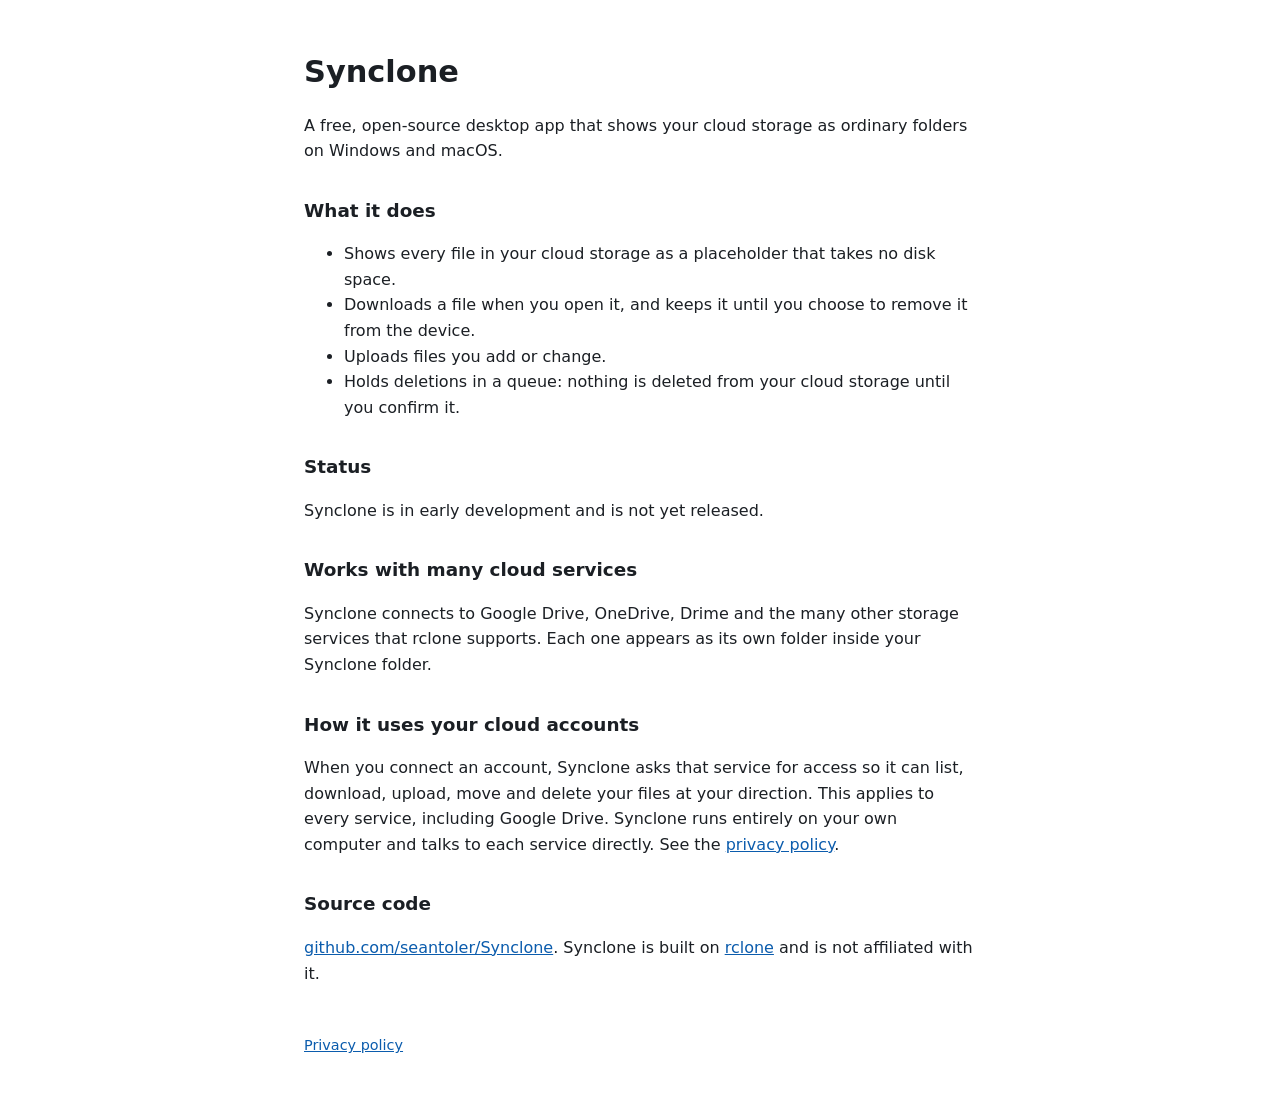
<file: docs/index.html>
<!DOCTYPE html>
<html lang="en">
<head>
<meta charset="utf-8">
<meta name="viewport" content="width=device-width, initial-scale=1">
<title>Synclone</title>
<link rel="stylesheet" href="style.css">
</head>
<body>
<h1>Synclone</h1>
<p>A free, open-source desktop app that shows your cloud storage as ordinary folders on Windows and macOS.</p>

<h2>What it does</h2>
<ul>
<li>Shows every file in your cloud storage as a placeholder that takes no disk space.</li>
<li>Downloads a file when you open it, and keeps it until you choose to remove it from the device.</li>
<li>Uploads files you add or change.</li>
<li>Holds deletions in a queue: nothing is deleted from your cloud storage until you confirm it.</li>
</ul>

<h2>Status</h2>
<p>Synclone is in early development and is not yet released.</p>

<h2>Works with many cloud services</h2>
<p>Synclone connects to Google Drive, OneDrive, Drime and the many other storage services that rclone supports. Each one appears as its own folder inside your Synclone folder.</p>

<h2>How it uses your cloud accounts</h2>
<p>When you connect an account, Synclone asks that service for access so it can list, download, upload, move and delete your files at your direction. This applies to every service, including Google Drive. Synclone runs entirely on your own computer and talks to each service directly. See the <a href="privacy.html">privacy policy</a>.</p>

<h2>Source code</h2>
<p><a href="https://github.com/seantoler/Synclone">github.com/seantoler/Synclone</a>. Synclone is built on <a href="https://rclone.org/">rclone</a> and is not affiliated with it.</p>

<footer><a href="privacy.html">Privacy policy</a></footer>
</body>
</html>
</file>
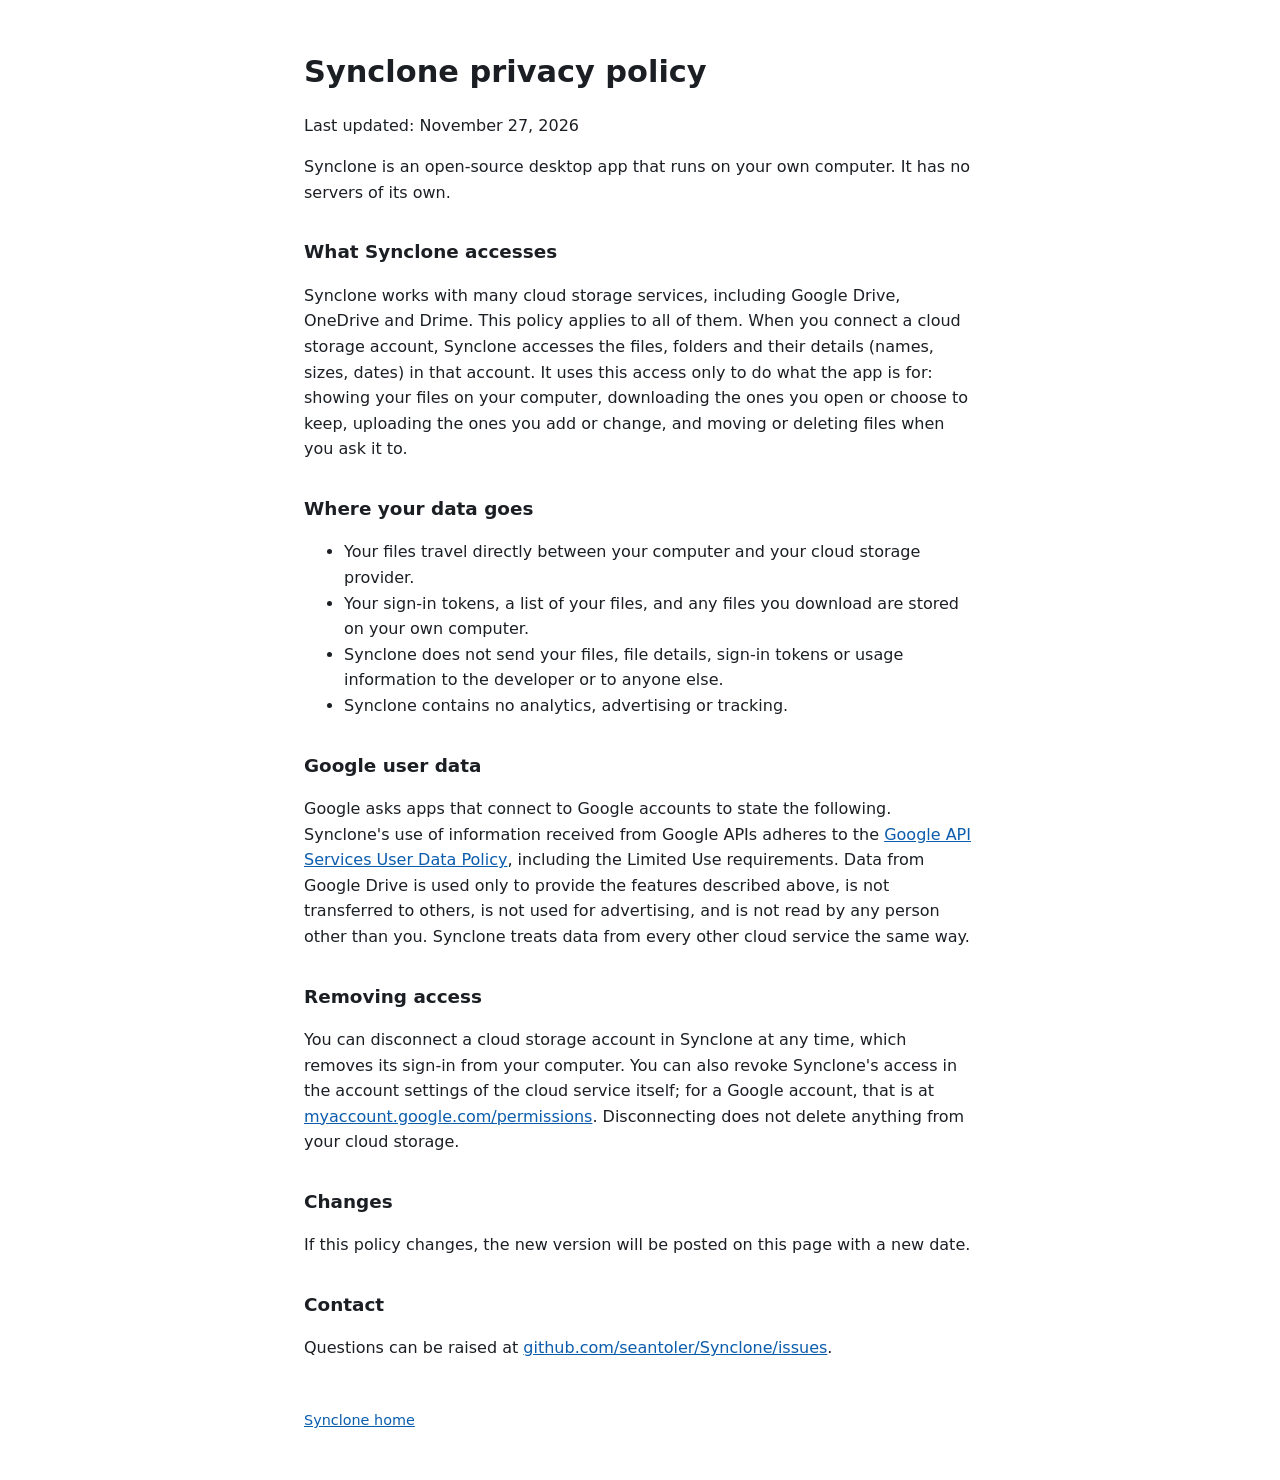
<file: docs/privacy.html>
<!DOCTYPE html>
<html lang="en">
<head>
<meta charset="utf-8">
<meta name="viewport" content="width=device-width, initial-scale=1">
<title>Synclone privacy policy</title>
<link rel="stylesheet" href="style.css">
</head>
<body>
<h1>Synclone privacy policy</h1>
<p>Last updated: November 27, 2026</p>

<p>Synclone is an open-source desktop app that runs on your own computer. It has no servers of its own.</p>

<h2>What Synclone accesses</h2>
<p>Synclone works with many cloud storage services, including Google Drive, OneDrive and Drime. This policy applies to all of them. When you connect a cloud storage account, Synclone accesses the files, folders and their details (names, sizes, dates) in that account. It uses this access only to do what the app is for: showing your files on your computer, downloading the ones you open or choose to keep, uploading the ones you add or change, and moving or deleting files when you ask it to.</p>

<h2>Where your data goes</h2>
<ul>
<li>Your files travel directly between your computer and your cloud storage provider.</li>
<li>Your sign-in tokens, a list of your files, and any files you download are stored on your own computer.</li>
<li>Synclone does not send your files, file details, sign-in tokens or usage information to the developer or to anyone else.</li>
<li>Synclone contains no analytics, advertising or tracking.</li>
</ul>

<h2>Google user data</h2>
<p>Google asks apps that connect to Google accounts to state the following. Synclone's use of information received from Google APIs adheres to the <a href="https://developers.google.com/terms/api-services-user-data-policy">Google API Services User Data Policy</a>, including the Limited Use requirements. Data from Google Drive is used only to provide the features described above, is not transferred to others, is not used for advertising, and is not read by any person other than you. Synclone treats data from every other cloud service the same way.</p>

<h2>Removing access</h2>
<p>You can disconnect a cloud storage account in Synclone at any time, which removes its sign-in from your computer. You can also revoke Synclone's access in the account settings of the cloud service itself; for a Google account, that is at <a href="https://myaccount.google.com/permissions">myaccount.google.com/permissions</a>. Disconnecting does not delete anything from your cloud storage.</p>

<h2>Changes</h2>
<p>If this policy changes, the new version will be posted on this page with a new date.</p>

<h2>Contact</h2>
<p>Questions can be raised at <a href="https://github.com/seantoler/Synclone/issues">github.com/seantoler/Synclone/issues</a>.</p>

<footer><a href="index.html">Synclone home</a></footer>
</body>
</html>
</file>
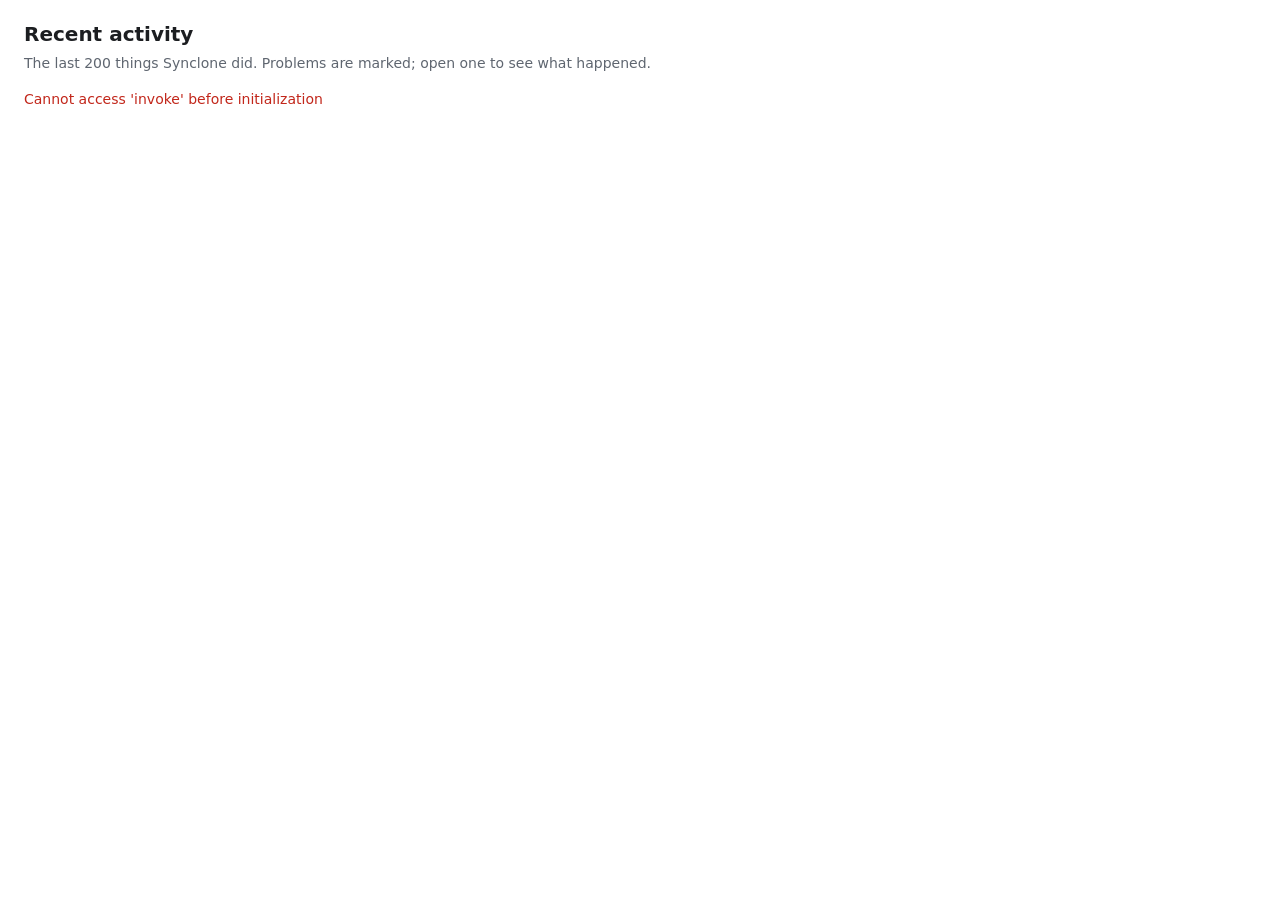
<file: crates/synclone-app/ui/activity.html>
<!doctype html>
<html lang="en">
<head>
<meta charset="utf-8">
<title>Recent activity</title>
<link rel="stylesheet" href="style.css">
</head>
<body>
<main>
  <h1>Recent activity</h1>
  <p class="lead">The last 200 things Synclone did. Problems are marked; open one to see what happened.</p>
  <div id="list"></div>
  <div id="empty" class="empty hidden">Nothing yet.</div>
  <div id="error" class="error hidden"></div>
</main>
<script src="common.js"></script>
<script>
async function load() {
  let list = [];
  try {
    list = await rpc('activity', { limit: 200 });
  } catch (e) {
    $('error').textContent = errorText(e);
    show('error', true);
    return;
  }
  $('list').replaceChildren(
    ...list.map((a) => {
      const line = `${when(a.at)} — ${a.message}`;
      if (a.is_error) {
        const detail = [a.path ? `File: ${a.path}` : '', `What: ${a.kind}`, a.message].filter(Boolean).join('\n');
        return el('details', {}, el('summary', { class: 'error', text: line }), el('pre', { class: 'muted', text: detail }));
      }
      return el('div', { class: 'row', text: line });
    })
  );
  show('empty', list.length === 0);
}
load();
setInterval(load, 5000);
</script>
</body>
</html>
</file>
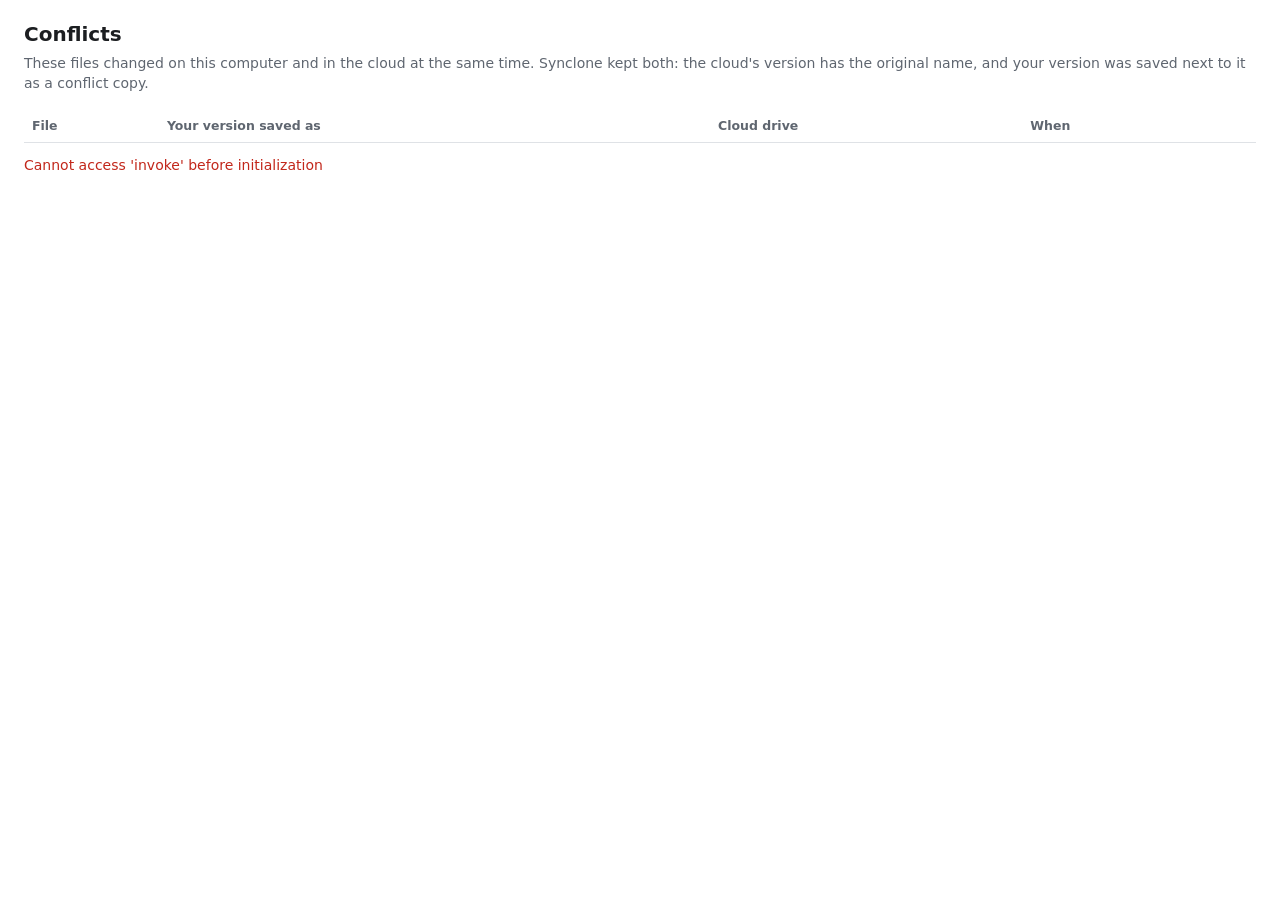
<file: crates/synclone-app/ui/conflicts.html>
<!doctype html>
<html lang="en">
<head>
<meta charset="utf-8">
<title>Conflicts</title>
<link rel="stylesheet" href="style.css">
</head>
<body>
<main>
  <h1>Conflicts</h1>
  <p class="lead">These files changed on this computer and in the cloud at the same time. Synclone kept both: the
    cloud's version has the original name, and your version was saved next to it as a conflict copy.</p>
  <table>
    <thead><tr><th>File</th><th>Your version saved as</th><th>Cloud drive</th><th>When</th><th></th></tr></thead>
    <tbody id="rows"></tbody>
  </table>
  <div id="empty" class="empty hidden">No conflicts.</div>
  <div id="error" class="error hidden"></div>
</main>
<script src="common.js"></script>
<script>
async function load() {
  let list = [];
  try {
    list = await rpc('conflicts.list');
  } catch (e) {
    $('error').textContent = errorText(e);
    show('error', true);
    return;
  }
  $('rows').replaceChildren(
    ...list.map((c) =>
      el('tr', {},
        el('td', { text: c.path }),
        el('td', { text: c.conflict_copy_path }),
        el('td', { text: c.drive || '' }),
        el('td', { text: when(c.detected_at) }),
        el('td', {},
          el('button', { onclick: () => invoke('reveal_path', { path: c.copy_local_path }), text: 'Show in folder' }),
          ' ',
          el('button', { onclick: async () => { await rpc('conflicts.resolve', { id: c.id }); load(); }, text: 'Done' })
        )
      )
    )
  );
  show('empty', list.length === 0);
}
load();
setInterval(load, 5000);
</script>
</body>
</html>
</file>
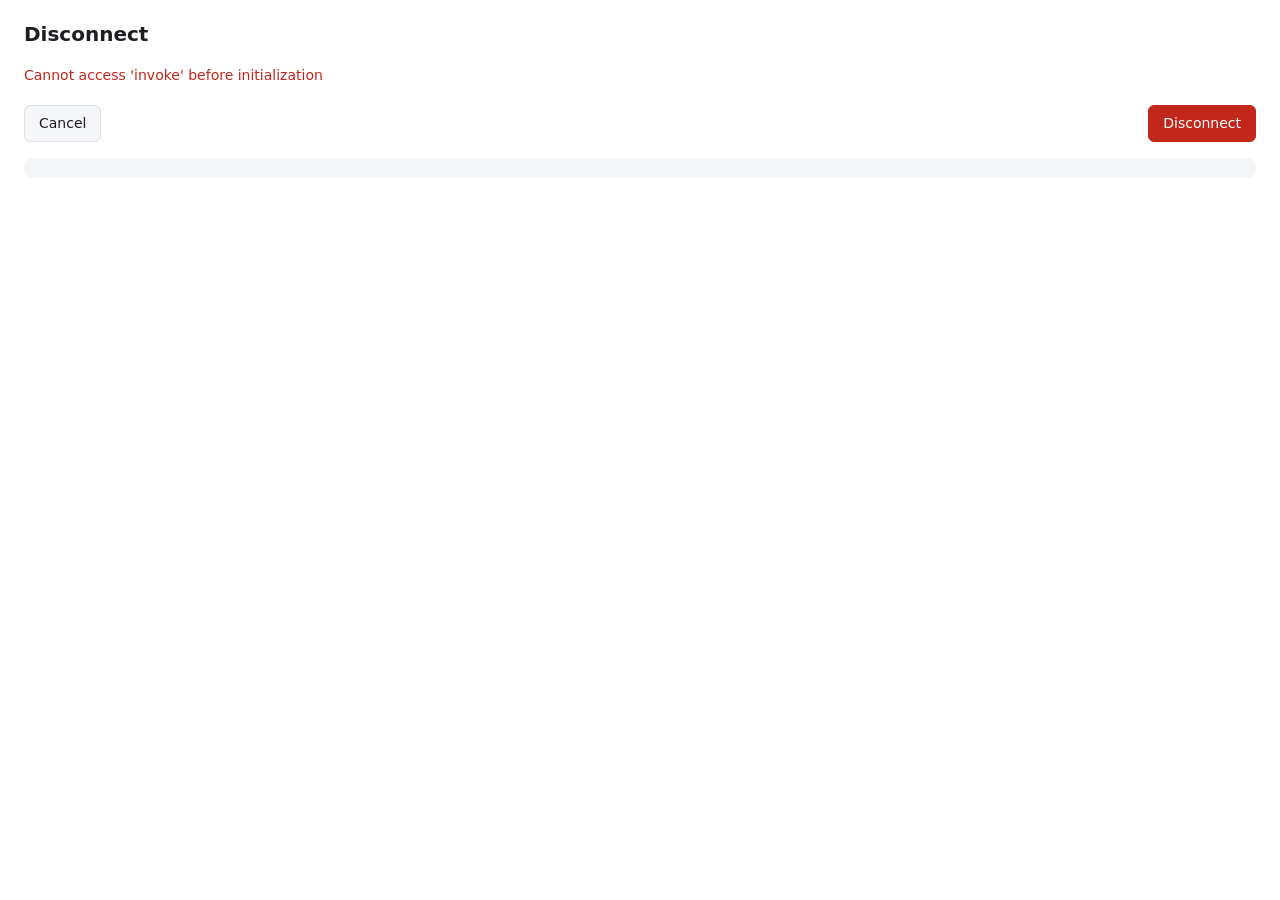
<file: crates/synclone-app/ui/disconnect.html>
<!doctype html>
<html lang="en">
<head>
<meta charset="utf-8">
<title>Disconnect</title>
<link rel="stylesheet" href="style.css">
</head>
<body>
<main>
  <h1 id="title">Disconnect</h1>
  <p id="text" class="lead"></p>
  <div id="pending" class="confirm hidden">
    <p>Some files have changes that are not uploaded yet:</p>
    <pre id="pending-list" class="muted"></pre>
    <p>Wait for them to upload, or keep them in a "Recovered" folder on this computer and disconnect now.</p>
  </div>
  <div id="error" class="error hidden"></div>
  <div class="actions">
    <button id="cancel" class="left">Cancel</button>
    <button id="recover" class="hidden">Keep them and disconnect</button>
    <button id="go" class="danger">Disconnect</button>
  </div>
  <div class="note rclone-terms" id="details"></div>
</main>
<script src="common.js"></script>
<script>
const id = Number(query('id'));
let drive = null;
async function load() {
  const drives = await rpc('drive.list');
  drive = drives.find((d) => d.id === id);
  if (!drive) {
    $('text').textContent = 'This cloud drive is not connected.';
    $('go').disabled = true;
    return;
  }
  $('title').textContent = `Disconnect ${drive.name}?`;
  $('text').textContent =
    `This removes the ${drive.name} folder from this computer. Nothing is deleted from ${drive.service}. ` +
    'You can connect it again later.';
  // Shown in the details note, where rclone terms are allowed (PLAN.md §6.4).
  $('details').textContent = `Details: rclone remote "${drive.remote}" (${drive.type}) stays in your rclone configuration.`; /* rclone-terms */
}
async function disconnect(recover) {
  show('error', false);
  try {
    const r = await rpc('drive.remove', { drive_id: id, recover });
    $('text').textContent = r.recovered
      ? `${drive.name} is disconnected. Files with unsaved changes are in ${r.recovered}.`
      : `${drive.name} is disconnected.`;
    for (const b of ['go', 'recover']) show(b, false);
    show('pending', false);
    $('cancel').textContent = 'Close';
  } catch (e) {
    const msg = errorText(e);
    const m = msg.match(/not uploaded yet: (.*?)\. Wait/);
    if (m && !recover) {
      $('pending-list').textContent = m[1].split(', ').join('\n');
      show('pending', true);
      show('recover', true);
    } else {
      $('error').textContent = msg;
      show('error', true);
    }
  }
}
$('go').onclick = () => disconnect(false);
$('recover').onclick = () => disconnect(true);
$('cancel').onclick = () => invoke('close_self');
load().catch((e) => { $('error').textContent = errorText(e); show('error', true); });
</script>
</body>
</html>
</file>
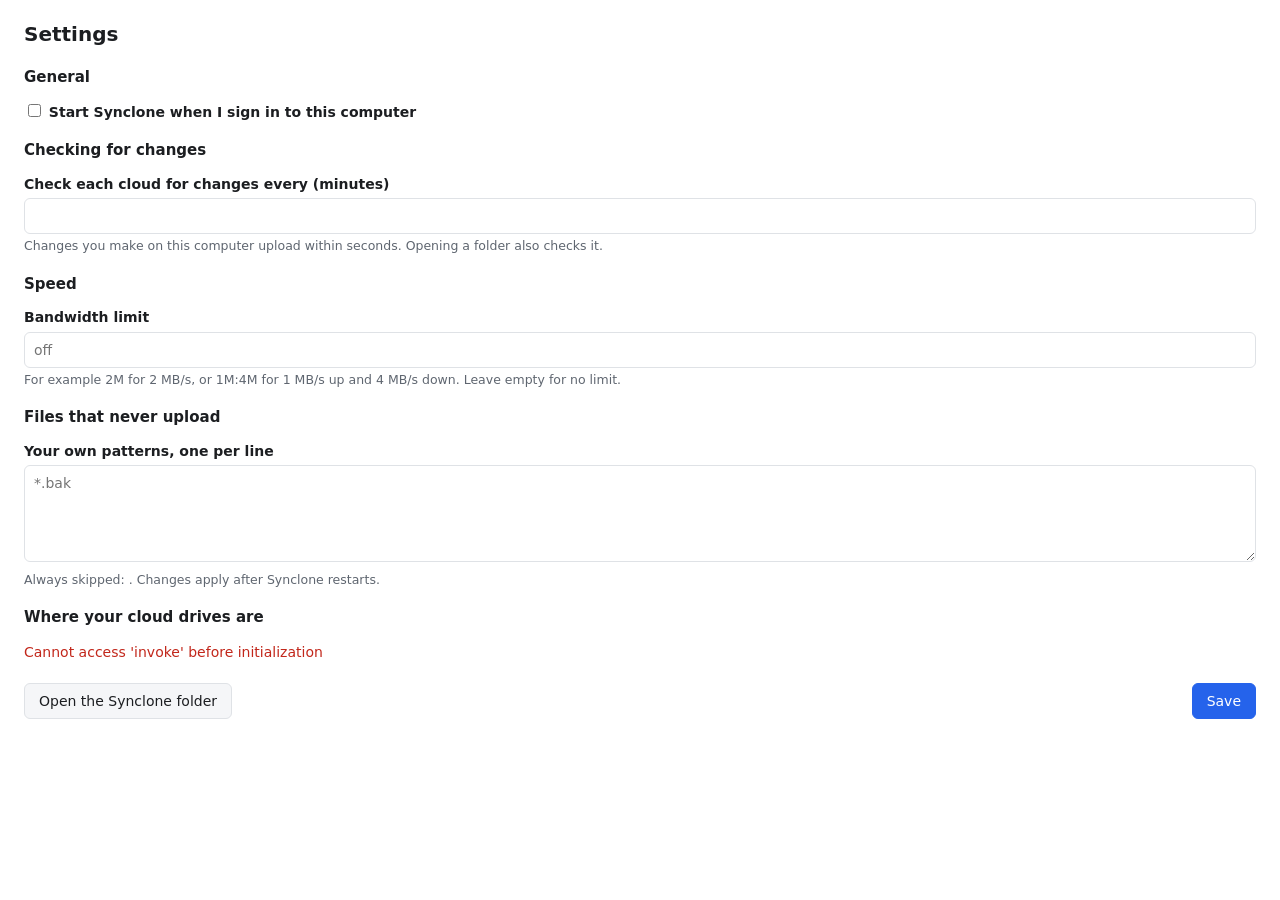
<file: crates/synclone-app/ui/settings.html>
<!doctype html>
<html lang="en">
<head>
<meta charset="utf-8">
<title>Settings</title>
<link rel="stylesheet" href="style.css">
</head>
<body>
<main>
  <h1>Settings</h1>

  <h2>General</h2>
  <label><input type="checkbox" id="autostart"> Start Synclone when I sign in to this computer</label>

  <h2>Checking for changes</h2>
  <label for="poll">Check each cloud for changes every (minutes)</label>
  <input type="number" id="poll" min="1" max="1440">
  <div class="hint">Changes you make on this computer upload within seconds. Opening a folder also checks it.</div>

  <h2>Speed</h2>
  <label for="bw">Bandwidth limit</label>
  <input type="text" id="bw" placeholder="off">
  <div class="hint">For example 2M for 2 MB/s, or 1M:4M for 1 MB/s up and 4 MB/s down. Leave empty for no limit.</div>

  <h2>Files that never upload</h2>
  <label for="ignore">Your own patterns, one per line</label>
  <textarea id="ignore" rows="4" spellcheck="false" placeholder="*.bak"></textarea>
  <div class="hint">Always skipped: <span id="builtin"></span>. Changes apply after Synclone restarts.</div>

  <h2>Where your cloud drives are</h2>
  <p id="root" class="muted"></p>

  <div id="error" class="error hidden"></div>
  <div id="saved" class="ok hidden">Saved.</div>
  <div class="actions">
    <button id="open-root" class="left">Open the Synclone folder</button>
    <button id="save" class="primary">Save</button>
  </div>
</main>
<script src="common.js"></script>
<script>
let current = null;
async function load() {
  try {
    current = await rpc('settings.get');
    $('poll').value = current.poll_minutes;
    $('bw').value = current.bandwidth_limit === 'off' ? '' : current.bandwidth_limit;
    $('ignore').value = (current.ignore || []).join('\n');
    $('builtin').textContent = current.builtin_ignore.join('  ');
    $('root').textContent = current.sync_root;
    $('autostart').checked = await invoke('autostart_get');
  } catch (e) {
    $('error').textContent = errorText(e);
    show('error', true);
  }
}
$('save').onclick = async () => {
  show('error', false);
  show('saved', false);
  try {
    await rpc('settings.set', {
      poll_minutes: Number($('poll').value) || 5,
      bandwidth_limit: $('bw').value.trim(),
      ignore: $('ignore').value.split('\n'),
    });
    await invoke('autostart_set', { on: $('autostart').checked });
    show('saved', true);
    await load();
  } catch (e) {
    $('error').textContent = errorText(e);
    show('error', true);
  }
};
$('open-root').onclick = () => invoke('open_path', { path: current.sync_root });
load();
</script>
</body>
</html>
</file>
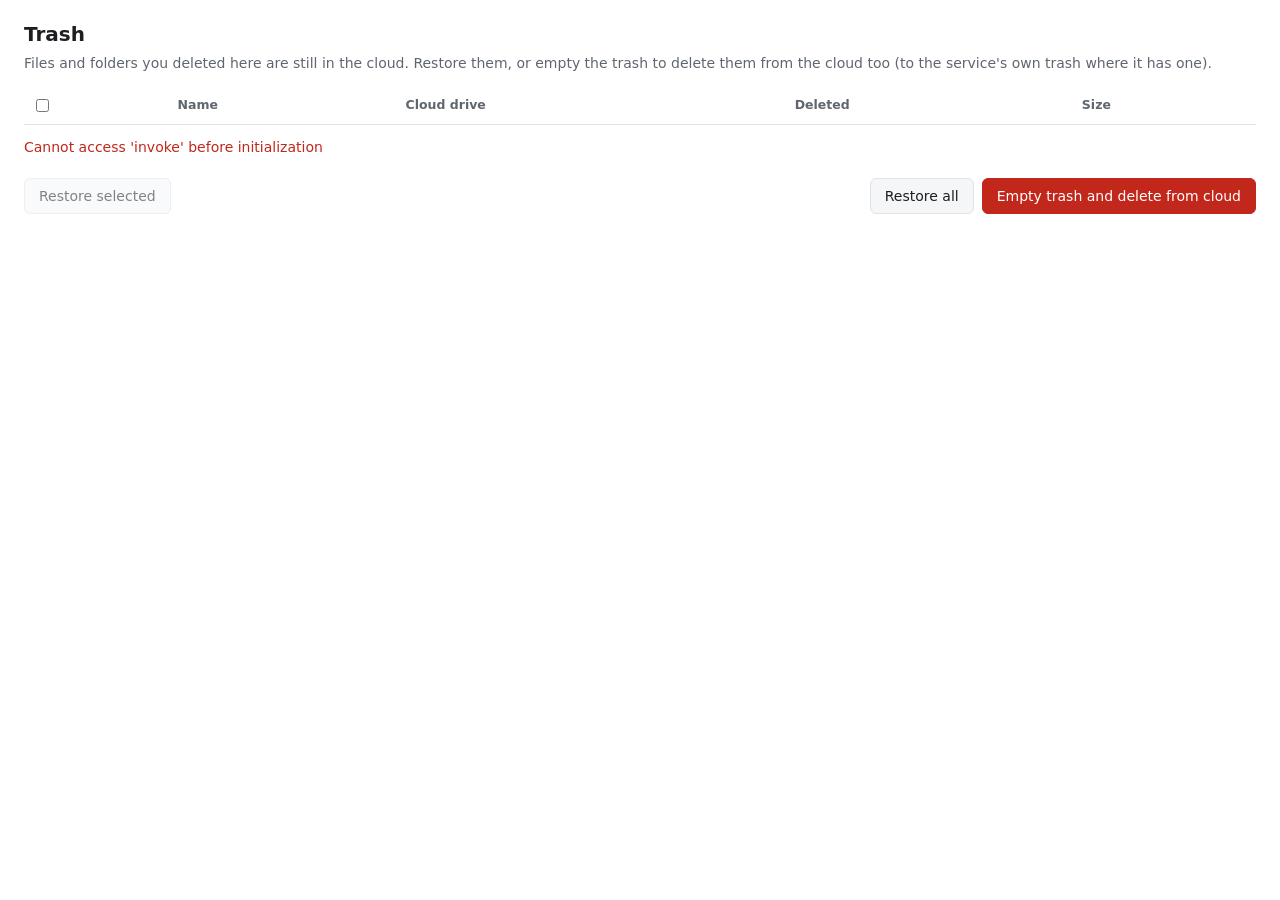
<file: crates/synclone-app/ui/trash.html>
<!doctype html>
<html lang="en">
<head>
<meta charset="utf-8">
<title>Trash</title>
<link rel="stylesheet" href="style.css">
</head>
<body>
<main>
  <h1>Trash</h1>
  <p class="lead">Files and folders you deleted here are still in the cloud. Restore them, or empty the trash to
    delete them from the cloud too (to the service's own trash where it has one).</p>
  <table>
    <thead><tr><th><input type="checkbox" id="all" aria-label="Select all"></th><th>Name</th><th>Cloud drive</th><th>Deleted</th><th class="num">Size</th></tr></thead>
    <tbody id="rows"></tbody>
  </table>
  <div id="empty" class="empty hidden">The trash is empty.</div>
  <div id="confirm" class="confirm hidden">
    <p id="confirm-text"></p>
    <div class="actions">
      <button id="confirm-no">Cancel</button>
      <button id="confirm-yes" class="danger">Delete from the cloud</button>
    </div>
  </div>
  <div id="error" class="error hidden"></div>
  <div id="done" class="ok hidden"></div>
  <div class="actions">
    <button id="restore" class="left" disabled>Restore selected</button>
    <button id="restore-all">Restore all</button>
    <button id="empty-trash" class="danger">Empty trash and delete from cloud</button>
  </div>
</main>
<script src="common.js"></script>
<script>
let items = [];
function selected() {
  return [...document.querySelectorAll('#rows input:checked')].map((c) => Number(c.dataset.id));
}
function update() {
  $('restore').disabled = selected().length === 0;
}
async function load() {
  show('error', false);
  try {
    items = await rpc('trash.list');
  } catch (e) {
    $('error').textContent = errorText(e);
    show('error', true);
    return;
  }
  $('rows').replaceChildren(
    ...items.map((t) =>
      el('tr', { 'data-path': t.path },
        el('td', {}, el('input', { type: 'checkbox', 'data-id': t.id, onchange: update, 'aria-label': `Select ${t.path}` })),
        el('td', { text: t.path + (t.is_dir ? '/' : '') }),
        el('td', { text: t.drive || '' }),
        el('td', { text: when(t.deleted_at) }),
        el('td', { class: 'num', text: size(t.size) })
      )
    )
  );
  show('empty', items.length === 0);
  $('restore-all').disabled = items.length === 0;
  $('empty-trash').disabled = items.length === 0;
  $('all').checked = false;
  update();
}
async function act(fn, message) {
  show('error', false);
  show('done', false);
  try {
    await fn();
    $('done').textContent = message;
    show('done', true);
  } catch (e) {
    $('error').textContent = errorText(e);
    show('error', true);
  }
  await load();
}
$('all').onchange = () => {
  for (const c of document.querySelectorAll('#rows input')) c.checked = $('all').checked;
  update();
};
$('restore').onclick = () =>
  act(async () => { for (const id of selected()) await rpc('trash.restore', { id }); }, 'Restored.');
$('restore-all').onclick = () => act(() => rpc('trash.restore', { all: true }), 'Restored everything.');
$('empty-trash').onclick = () => {
  const total = items.reduce((a, t) => a + (t.size || 0), 0);
  $('confirm-text').textContent =
    `Delete ${items.length} item${items.length === 1 ? '' : 's'} (${size(total) || '0 bytes'}) from the cloud? ` +
    'Where the service has its own trash they go there; otherwise they are gone for good.';
  show('confirm', true);
};
$('confirm-no').onclick = () => show('confirm', false);
$('confirm-yes').onclick = () => {
  show('confirm', false);
  act(() => rpc('trash.empty', { confirm: true }), 'The trash was emptied.');
};
load();
setInterval(() => { if (!selected().length) load(); }, 5000);
</script>
</body>
</html>
</file>
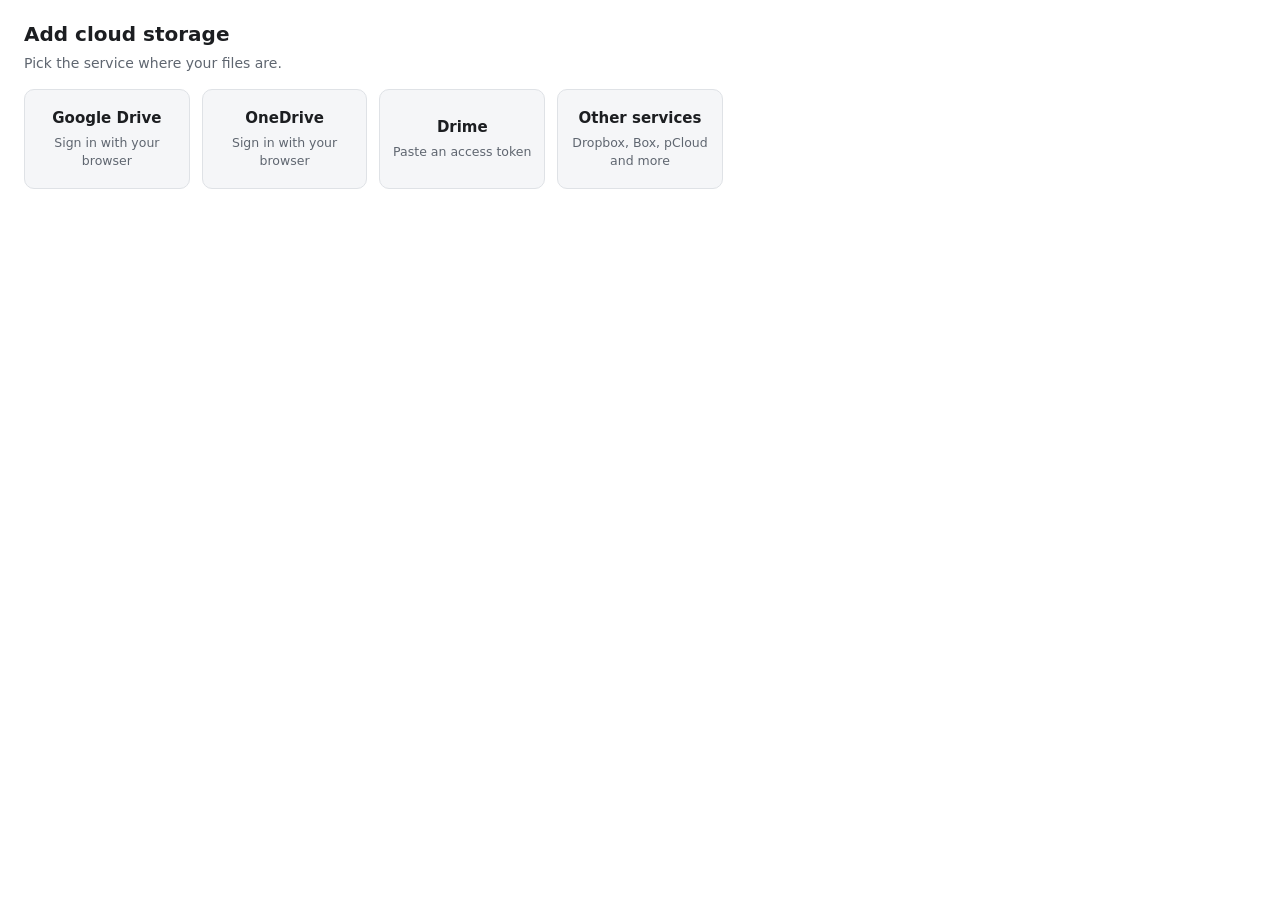
<file: crates/synclone-app/ui/wizard.html>
<!doctype html>
<html lang="en">
<head>
<meta charset="utf-8">
<title>Add cloud storage</title>
<link rel="stylesheet" href="style.css">
</head>
<body>
<main>
  <!-- Step 1: pick a service -->
  <section id="step-pick">
    <h1>Add cloud storage</h1>
    <p class="lead">Pick the service where your files are.</p>
    <div class="tiles">
      <button class="tile" data-type="drive">Google Drive<small>Sign in with your browser</small></button>
      <button class="tile" data-type="onedrive">OneDrive<small>Sign in with your browser</small></button>
      <button class="tile" data-type="drime">Drime<small>Paste an access token</small></button>
      <button class="tile" id="other-tile">Other services<small>Dropbox, Box, pCloud and more</small></button>
    </div>
  </section>

  <!-- Step 1b: every other service -->
  <section id="step-other" class="hidden">
    <h1>Other cloud storage</h1>
    <p class="lead">Search for your service.</p>
    <input type="search" id="search" placeholder="Search services" autocomplete="off">
    <div class="list" id="services"><div class="empty">Loading…</div></div>
    <div class="actions"><button id="other-back" class="left">Back</button></div>
  </section>

  <!-- Step 2: sign in -->
  <section id="step-signin" class="hidden">
    <h1 id="signin-title">Sign in</h1>
    <p class="lead" id="signin-lead"></p>

    <div id="browser-box" class="hidden">
      <p>Your browser opens the sign-in page. Sign in there and allow access, then come back here.</p>
      <div id="waiting" class="hidden">
        <p class="muted">Waiting for you to finish signing in…</p>
        <p><a id="signin-again">Open the sign-in page again</a></p>
      </div>
    </div>

    <div id="token-box" class="hidden">
      <label for="token">Access token</label>
      <input type="password" id="token" autocomplete="off" spellcheck="false">
      <div class="hint">Create one in the service's web settings and paste it here.
        <a id="token-help" class="hidden">Where do I find this?</a></div>
    </div>

    <div id="form-box"></div>
    <details id="advanced-box" class="hidden">
      <summary>Advanced</summary>
      <div id="advanced"></div>
    </details>

    <div class="note rclone-terms">What does this do? Synclone saves these settings as an rclone remote in your
      rclone configuration file, so the rclone command line can use this cloud storage too.</div>

    <div id="signin-error" class="error hidden"></div>
    <div class="actions">
      <button id="signin-back" class="left">Back</button>
      <button id="signin-cancel" class="hidden">Cancel</button>
      <button id="signin" class="primary hidden">Sign in with your browser</button>
      <button id="connect" class="primary hidden">Connect</button>
    </div>
  </section>

  <!-- Step 3: name it -->
  <section id="step-name" class="hidden">
    <h1>Name this cloud drive</h1>
    <p class="lead">It appears as a folder with this name in your Synclone folder.</p>
    <label for="name">Name</label>
    <input type="text" id="name" autocomplete="off">
    <div id="name-error" class="error hidden"></div>
    <div class="actions"><button id="finish" class="primary">Finish</button></div>
  </section>

  <!-- Step 4: done -->
  <section id="step-done" class="hidden">
    <h1>All set</h1>
    <p class="lead" id="done-text"></p>
    <p class="muted">Files show up right away and download when you open them. Right-click a file or folder
      and choose "Always keep on this device" to keep it, or "Free up space" to remove it from this
      computer. Nothing is deleted from the cloud unless you empty Synclone's trash.</p>
    <div class="actions">
      <button id="add-another" class="left">Add another</button>
      <button id="done-folder">Open folder</button>
      <button id="done-close" class="primary">Close</button>
    </div>
  </section>
</main>
<script src="common.js"></script>
<script src="wizard.js"></script>
</body>
</html>
</file>
<file: docs/style.css>
body{font-family:system-ui,-apple-system,"Segoe UI",sans-serif;max-width:42rem;margin:3rem auto;padding:0 1.25rem;line-height:1.6;color:#1b1f24;background:#fff}
h1{font-size:1.9rem;margin-bottom:.25rem}h2{font-size:1.15rem;margin-top:2rem}
a{color:#0b5cad}footer{margin-top:3rem;font-size:.9rem;color:#57606a}
@media(prefers-color-scheme:dark){body{color:#e6edf3;background:#0d1117}a{color:#6cb6ff}footer{color:#8b949e}}
</file>
<file: crates/synclone-app/ui/style.css>
:root {
  --bg: #ffffff;
  --panel: #f5f6f8;
  --text: #1c1e21;
  --muted: #5f6670;
  --line: #dfe2e6;
  --accent: #2563eb;
  --accent-text: #ffffff;
  --danger: #c2271b;
  --ok: #18794e;
  color-scheme: light dark;
}
@media (prefers-color-scheme: dark) {
  :root {
    --bg: #1f2124;
    --panel: #2a2d31;
    --text: #e8eaed;
    --muted: #a4abb3;
    --line: #3a3e44;
    --accent: #4f8cff;
    --danger: #ff6b5e;
    --ok: #4cc38a;
  }
}
* { box-sizing: border-box; }
body {
  margin: 0;
  background: var(--bg);
  color: var(--text);
  font: 14px/1.45 "Segoe UI", system-ui, -apple-system, sans-serif;
}
main { padding: 20px 24px; }
h1 { font-size: 20px; font-weight: 600; margin: 0 0 4px; }
h2 { font-size: 15px; font-weight: 600; margin: 18px 0 8px; }
p.lead { color: var(--muted); margin: 0 0 16px; }
.muted { color: var(--muted); }
.hidden { display: none !important; }
button {
  font: inherit;
  padding: 7px 14px;
  border-radius: 6px;
  border: 1px solid var(--line);
  background: var(--panel);
  color: var(--text);
  cursor: pointer;
}
button.primary { background: var(--accent); border-color: var(--accent); color: var(--accent-text); }
button.danger { background: var(--danger); border-color: var(--danger); color: #fff; }
button:disabled { opacity: 0.55; cursor: default; }
input[type=text], input[type=password], input[type=number], input[type=search], textarea, select {
  font: inherit;
  width: 100%;
  padding: 7px 9px;
  border-radius: 6px;
  border: 1px solid var(--line);
  background: var(--bg);
  color: var(--text);
}
label { display: block; margin: 12px 0 4px; font-weight: 600; }
.hint { color: var(--muted); font-size: 12.5px; margin-top: 3px; }
.actions { display: flex; gap: 8px; justify-content: flex-end; margin-top: 20px; }
.actions .left { margin-right: auto; }
.error { color: var(--danger); margin-top: 12px; white-space: pre-wrap; }
.ok { color: var(--ok); }
a { color: var(--accent); cursor: pointer; }
.tiles { display: grid; grid-template-columns: repeat(auto-fill, minmax(150px, 1fr)); gap: 12px; }
.tile {
  border: 1px solid var(--line);
  border-radius: 10px;
  padding: 18px 12px;
  text-align: center;
  background: var(--panel);
  font-size: 15px;
  font-weight: 600;
}
.tile small { display: block; font-weight: 400; color: var(--muted); margin-top: 4px; }
.list { border: 1px solid var(--line); border-radius: 8px; max-height: 300px; overflow: auto; margin-top: 8px; }
.list button { display: block; width: 100%; text-align: left; border: 0; border-bottom: 1px solid var(--line); border-radius: 0; background: transparent; }
.list button small { color: var(--muted); display: block; }
table { width: 100%; border-collapse: collapse; }
th, td { text-align: left; padding: 7px 8px; border-bottom: 1px solid var(--line); vertical-align: top; }
th { color: var(--muted); font-weight: 600; font-size: 12.5px; }
td.num { text-align: right; white-space: nowrap; }
.empty { color: var(--muted); padding: 24px 0; text-align: center; }
details { margin-top: 12px; }
summary { cursor: pointer; color: var(--muted); }
.note { background: var(--panel); border-radius: 8px; padding: 10px 12px; margin-top: 16px; font-size: 12.5px; color: var(--muted); }
.confirm { border: 1px solid var(--danger); border-radius: 8px; padding: 12px 14px; margin-top: 14px; }
</file>
